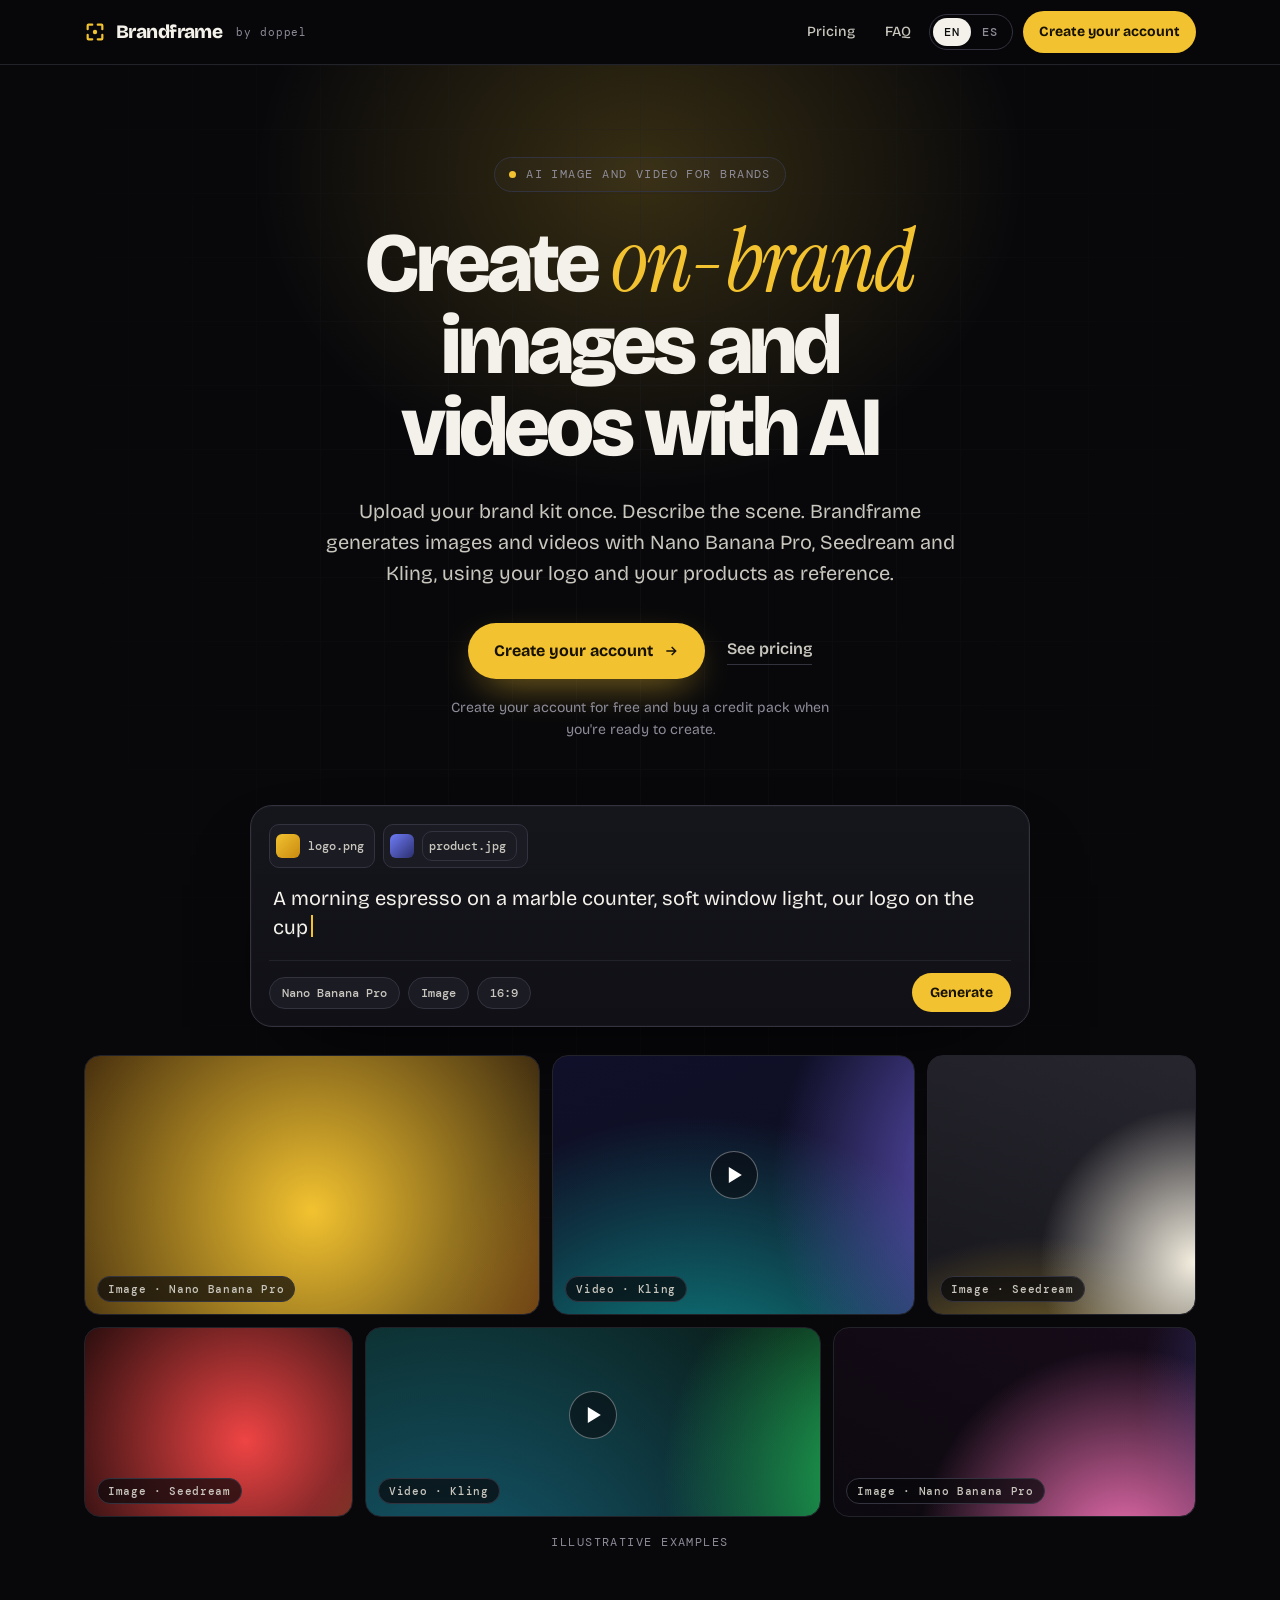
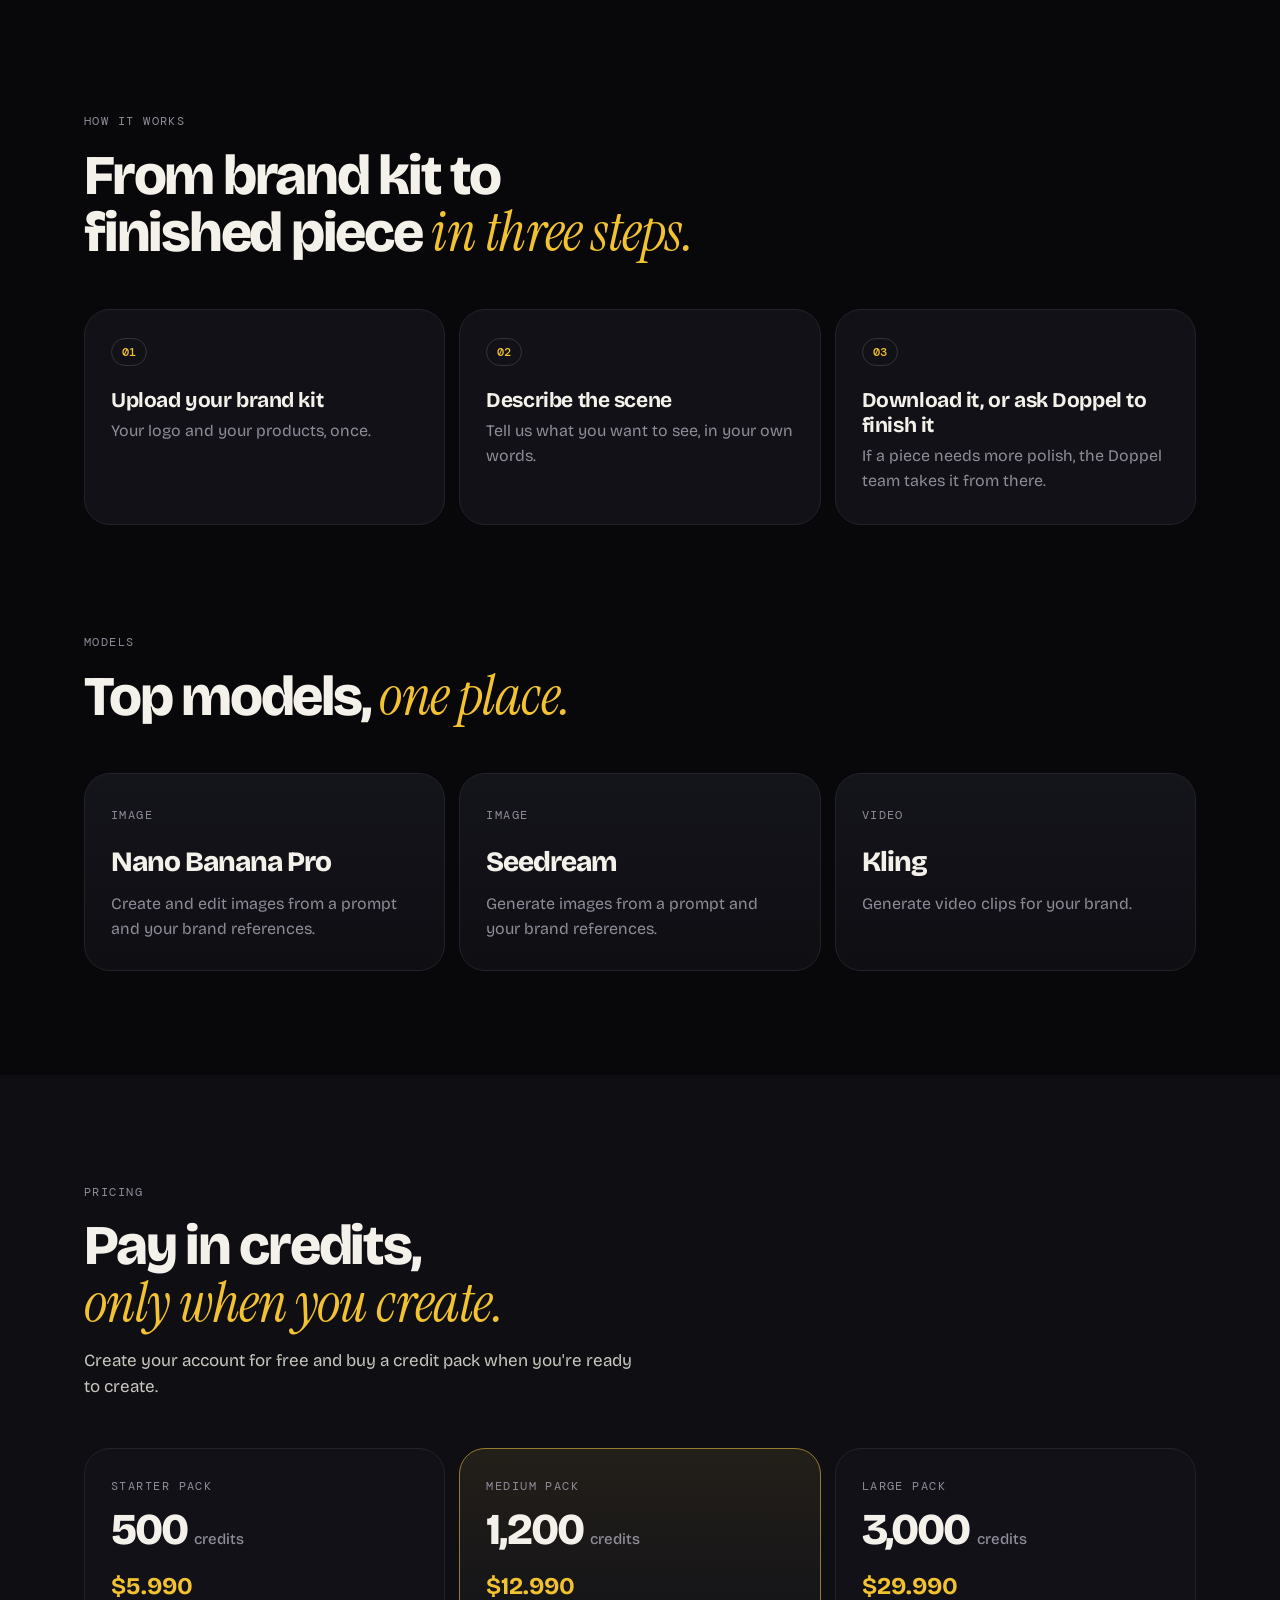
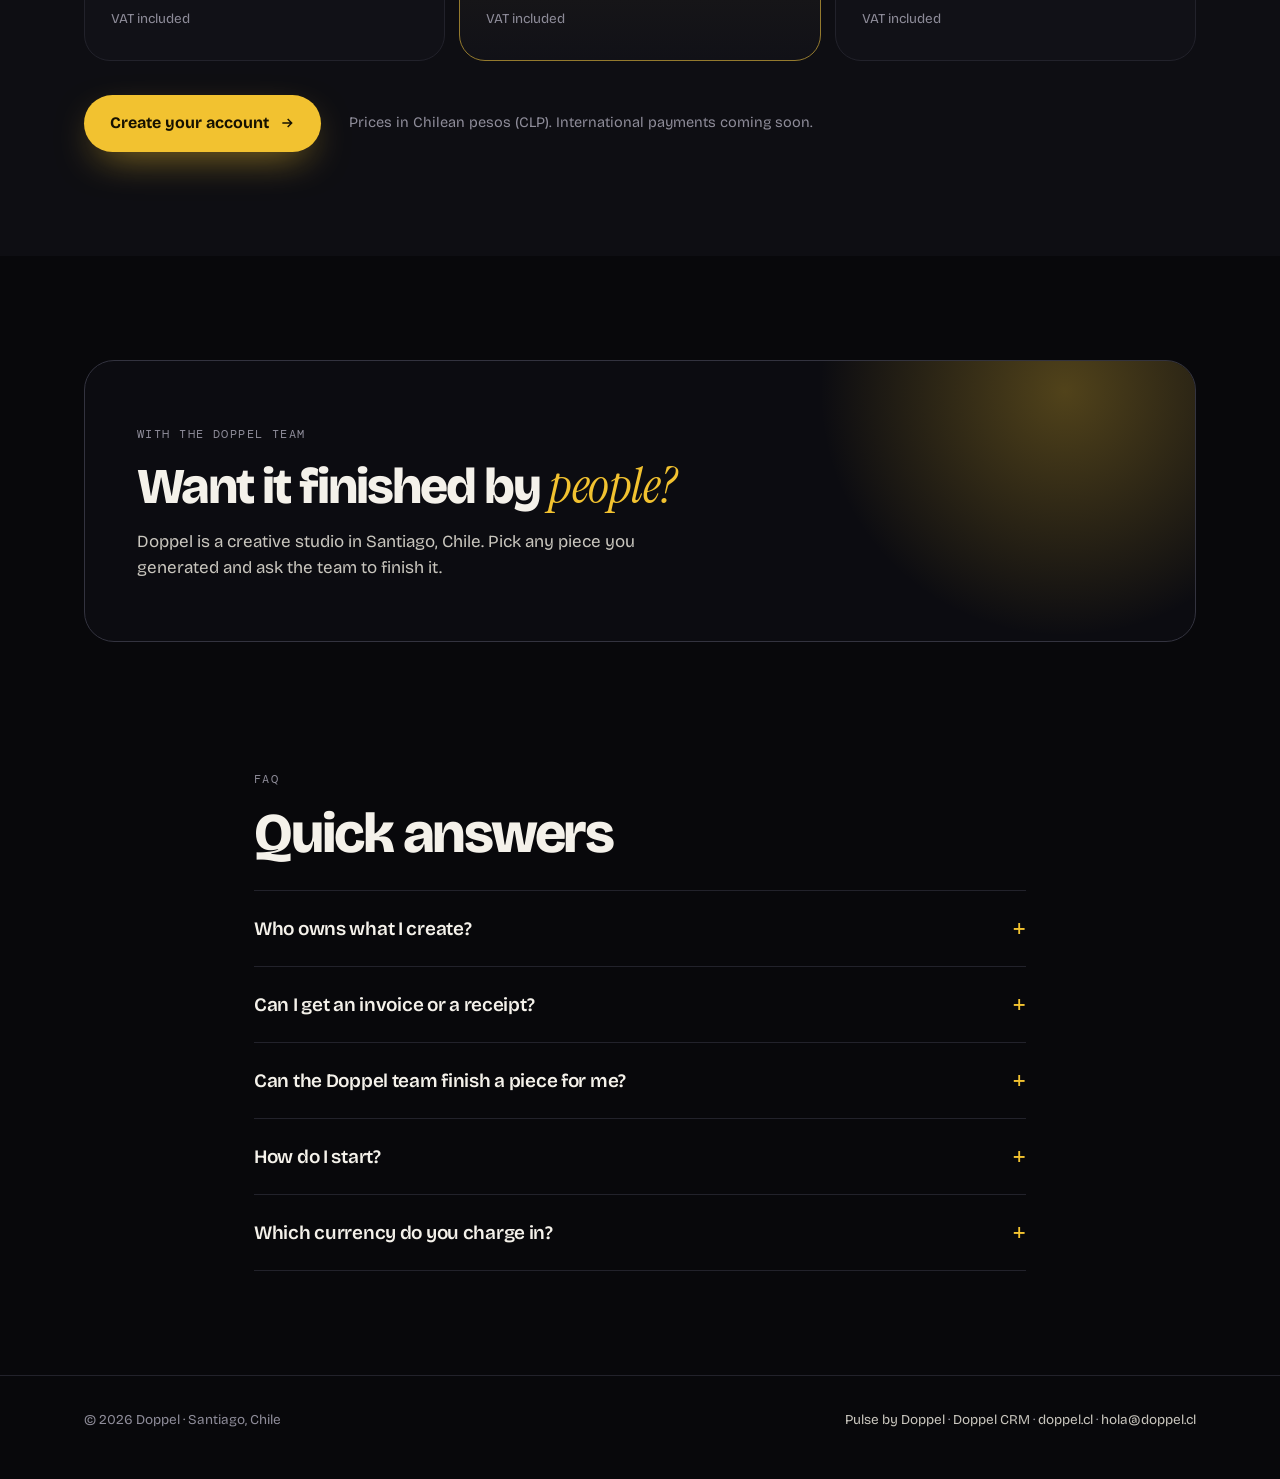
<file: brandframe/index.html>
<!doctype html>
<html lang="en">
<head>
<meta charset="utf-8">
<meta name="viewport" content="width=device-width, initial-scale=1">
<title>Brandframe — Create on-brand images and videos with AI</title>
<meta name="description" content="Brandframe by Doppel: upload your brand kit, describe the scene and generate on-brand images and videos with Nano Banana Pro, Seedream and Kling. Credit packs from CLP $5,990.">
<link rel="canonical" href="https://doppel.cl/brandframe/">
<meta name="robots" content="index,follow">
<meta property="og:type" content="website">
<meta property="og:url" content="https://doppel.cl/brandframe/">
<meta property="og:title" content="Brandframe — AI images and videos for your brand">
<meta property="og:description" content="Upload your brand kit, describe the scene and create on-brand images and videos with AI.">
<meta property="og:image" content="https://doppel.cl/assets/og-image.jpg">
<meta name="theme-color" content="#08080B">
<link rel="icon" href="/favicon.svg" type="image/svg+xml">
<link rel="preconnect" href="https://fonts.googleapis.com"><link rel="preconnect" href="https://fonts.gstatic.com" crossorigin>
<link href="https://fonts.googleapis.com/css2?family=Bricolage+Grotesque:opsz,wght@12..96,400;12..96,500;12..96,600;12..96,700;12..96,800&family=DM+Mono:wght@400;500&family=Instrument+Serif:ital@0;1&display=swap" rel="stylesheet">
<style>
:root{
  --bg:#08080B;--bg2:#0E0E13;--card:#111117;--line:#22222B;--line2:#33333F;
  --ink:#F4F1EA;--ink2:#C9C6BE;--mut:#8E8C99;--acc:#F2C230;--acc2:#FFD65C;
  --r-s:10px;--r-m:16px;--r-l:26px;
}
*{box-sizing:border-box}
html{scroll-behavior:smooth}
body{margin:0;background:var(--bg);color:var(--ink);font-family:'Bricolage Grotesque',system-ui,sans-serif;font-size:16px;line-height:1.55;-webkit-font-smoothing:antialiased;overflow-x:hidden}
a{color:var(--acc);text-underline-offset:3px}
a:focus-visible,button:focus-visible,summary:focus-visible{outline:2px solid var(--acc);outline-offset:3px;border-radius:6px}
.skip{position:absolute;left:-999px;top:8px;background:var(--acc);color:#111;padding:8px 12px;border-radius:8px;z-index:60}.skip:focus{left:12px}
.wrap{max-width:1160px;margin:0 auto;padding:0 24px}
.mono{font-family:'DM Mono',monospace;font-size:12px;letter-spacing:.12em;text-transform:uppercase;color:var(--mut)}
h1,h2,h3{text-wrap:balance;margin:0;font-weight:700}
em{font-family:'Instrument Serif',serif;font-style:italic;font-weight:400;letter-spacing:-.01em;color:var(--acc)}
p{text-wrap:pretty}

/* Nav */
.nav{position:sticky;top:0;z-index:40;background:color-mix(in srgb,var(--bg) 78%,transparent);backdrop-filter:blur(14px);border-bottom:1px solid var(--line)}
.nav .wrap{display:flex;align-items:center;justify-content:space-between;height:64px;gap:12px}
.brand{display:flex;align-items:center;gap:10px;text-decoration:none;color:var(--ink);font-weight:800;font-size:19px;letter-spacing:-.03em}
.brand svg{color:var(--acc)}
.brand small{font:400 11px 'DM Mono',monospace;letter-spacing:.08em;color:var(--mut);margin-left:4px;text-transform:lowercase;font-weight:400}
.nav-r{display:flex;align-items:center;gap:6px}
.nav-link{color:var(--ink2);text-decoration:none;font-weight:500;font-size:14px;padding:10px 12px;border-radius:999px}
.nav-link:hover{color:var(--ink)}
.lang{display:inline-flex;border:1px solid var(--line2);border-radius:999px;padding:3px;margin-right:4px}
.lang button{appearance:none;border:0;background:transparent;color:var(--mut);font:500 12px 'DM Mono',monospace;letter-spacing:.08em;padding:6px 11px;border-radius:999px;cursor:pointer}
.lang button[aria-pressed="true"]{background:var(--ink);color:#0b0b0e}
.nav-cta{display:inline-flex;align-items:center;text-decoration:none;color:#161100;background:var(--acc);font-weight:700;font-size:14px;padding:10px 16px;border-radius:999px;transition:background .2s,transform .2s;white-space:nowrap}
.nav-cta:hover{background:var(--acc2)}.nav-cta:active{transform:scale(.98)}

/* Hero */
.hero{position:relative;padding:92px 0 40px;text-align:center;isolation:isolate;overflow:hidden}
.hero::before{content:"";position:absolute;z-index:-1;left:50%;top:-340px;width:1100px;height:900px;transform:translateX(-50%);background:radial-gradient(closest-side,color-mix(in srgb,var(--acc) 20%,transparent),transparent 70%)}
.hero::after{content:"";position:absolute;z-index:-1;inset:0;background-image:linear-gradient(var(--line) 1px,transparent 1px),linear-gradient(90deg,var(--line) 1px,transparent 1px);background-size:64px 64px;opacity:.28;-webkit-mask-image:radial-gradient(ellipse at 50% 20%,#000,transparent 70%);mask-image:radial-gradient(ellipse at 50% 20%,#000,transparent 70%)}
.eyebrow{display:inline-flex;align-items:center;gap:10px;border:1px solid var(--line2);border-radius:999px;padding:7px 14px;margin-bottom:26px;background:rgba(255,255,255,.02)}
.eyebrow i{width:7px;height:7px;border-radius:50%;background:var(--acc);display:block}
.hero h1{font-size:clamp(40px,6.6vw,84px);line-height:.98;letter-spacing:-.045em;font-weight:800;max-width:15ch;margin:0 auto}
.hero h1 em{font-size:1.06em;letter-spacing:-.02em}
.lead{font-size:clamp(17px,1.8vw,20px);color:var(--ink2);max-width:640px;margin:26px auto 0}
.ctas{display:flex;flex-wrap:wrap;justify-content:center;align-items:center;gap:14px 22px;margin-top:34px}
.btn{display:inline-flex;align-items:center;gap:10px;background:var(--acc);color:#161100;font-weight:700;text-decoration:none;padding:16px 26px;border-radius:999px;transition:transform .2s,background .25s,box-shadow .25s;box-shadow:0 14px 40px -14px color-mix(in srgb,var(--acc) 70%,transparent)}
.btn:hover{background:var(--acc2);transform:translateY(-1px)}.btn:active{transform:translateY(1px) scale(.99)}
.btn svg{transition:transform .25s}.btn:hover svg{transform:translateX(3px)}
.tlink{color:var(--ink2);text-decoration:none;font-weight:600;border-bottom:1px solid var(--line2);padding-bottom:2px}.tlink:hover{color:var(--ink);border-color:var(--ink)}
.micro{color:var(--mut);font-size:14px;margin:18px auto 0;max-width:46ch}

/* Composer (ilustracion) */
.stage{margin-top:64px;position:relative}
.composer{max-width:780px;margin:0 auto;text-align:left;background:linear-gradient(180deg,#15151c,#101016);border:1px solid var(--line2);border-radius:22px;padding:18px 18px 14px;box-shadow:0 40px 90px -40px rgba(0,0,0,.9),0 0 0 1px rgba(255,255,255,.02) inset}
.att{display:flex;gap:8px;flex-wrap:wrap}
.att span{display:inline-flex;align-items:center;gap:8px;background:#1b1b24;border:1px solid var(--line2);border-radius:10px;padding:6px 10px 6px 6px;font:500 12px 'DM Mono',monospace;color:var(--ink2)}
.att i{width:24px;height:24px;border-radius:6px;display:block}
.att .a1{background:linear-gradient(135deg,var(--acc),#c98a10)}
.att .a2{background:linear-gradient(135deg,#6f7cf7,#2b2f6e)}
.prompt{font-size:clamp(16px,2vw,20px);line-height:1.45;padding:16px 4px 18px;color:var(--ink);min-height:68px}
.prompt::after{content:"";display:inline-block;width:2px;height:1.1em;background:var(--acc);margin-left:3px;vertical-align:-3px;animation:blink 1.1s steps(2) infinite}
@keyframes blink{50%{opacity:0}}
.cbar{display:flex;align-items:center;gap:8px;flex-wrap:wrap;border-top:1px solid var(--line);padding-top:12px}
.cbar .chipm{font:500 12px 'DM Mono',monospace;color:var(--ink2);background:#1b1b24;border:1px solid var(--line2);border-radius:999px;padding:7px 12px}
.cbar .gen{margin-left:auto;background:var(--acc);color:#161100;font-weight:700;font-size:14px;border-radius:999px;padding:9px 18px}
.gallery{display:grid;grid-template-columns:repeat(12,minmax(0,1fr));gap:12px;margin-top:28px}
.g{position:relative;margin:0;border-radius:var(--r-m);overflow:hidden;border:1px solid var(--line);min-height:190px;background-size:200% 200%;animation:drift 14s ease-in-out infinite alternate}
.g-tag{position:absolute;left:12px;bottom:12px;font:500 11px 'DM Mono',monospace;letter-spacing:.06em;background:rgba(8,8,11,.7);backdrop-filter:blur(6px);border:1px solid var(--line2);border-radius:999px;padding:5px 10px;color:var(--ink2)}
.g1{grid-column:span 5;min-height:260px;background-image:radial-gradient(circle at 25% 30%,#f2c230 0,transparent 42%),radial-gradient(circle at 80% 70%,#c2410c 0,transparent 50%),linear-gradient(135deg,#2a1608,#0d0b10)}
.g2{grid-column:span 4;background-image:radial-gradient(circle at 70% 25%,#7c6cf6 0,transparent 45%),radial-gradient(circle at 20% 80%,#0ea5a4 0,transparent 50%),linear-gradient(160deg,#10102a,#08080b)}
.g3{grid-column:span 3;background-image:radial-gradient(circle at 50% 40%,#f5efe0 0,transparent 38%),radial-gradient(circle at 20% 90%,#f2c230 0,transparent 45%),linear-gradient(200deg,#2b2a33,#0b0b10)}
.g4{grid-column:span 3;background-image:radial-gradient(circle at 30% 30%,#ef4444 0,transparent 45%),radial-gradient(circle at 80% 80%,#f2c230 0,transparent 45%),linear-gradient(120deg,#220b0b,#0b0b10)}
.g5{grid-column:span 5;background-image:radial-gradient(circle at 60% 40%,#22c55e 0,transparent 42%),radial-gradient(circle at 10% 80%,#155e75 0,transparent 52%),linear-gradient(150deg,#0a1f17,#08080b)}
.g6{grid-column:span 4;background-image:radial-gradient(circle at 40% 60%,#f472b6 0,transparent 42%),radial-gradient(circle at 90% 20%,#6366f1 0,transparent 48%),linear-gradient(210deg,#1c0d1f,#08080b)}
.g.vid::before{content:"";position:absolute;left:50%;top:46%;width:46px;height:46px;border-radius:50%;transform:translate(-50%,-50%);background:rgba(8,8,11,.55);border:1px solid rgba(255,255,255,.35)}
.g.vid::after{content:"";position:absolute;left:50%;top:46%;transform:translate(-40%,-50%);border-left:13px solid #fff;border-top:8px solid transparent;border-bottom:8px solid transparent}
@keyframes drift{from{background-position:0% 0%}to{background-position:100% 100%}}
.cap{text-align:center;margin-top:16px}

/* Secciones */
section{padding:104px 0}
.sec-head{max-width:720px;margin-bottom:48px}
.sec-head h2{font-size:clamp(32px,4.4vw,56px);line-height:1.02;letter-spacing:-.04em;font-weight:800;margin-top:14px}
.sec-head p{color:var(--ink2);font-size:17px;margin:16px 0 0;max-width:56ch}
.steps{list-style:none;margin:0;padding:0;display:grid;grid-template-columns:repeat(3,minmax(0,1fr));gap:14px;counter-reset:s}
.steps li{counter-increment:s;background:var(--card);border:1px solid var(--line);border-radius:var(--r-l);padding:28px 26px 30px}
.steps li::before{content:"0" counter(s);display:inline-block;font:500 12px 'DM Mono',monospace;color:var(--acc);border:1px solid var(--line2);border-radius:999px;padding:5px 10px;margin-bottom:22px}
.steps b{display:block;font-size:21px;letter-spacing:-.02em;margin-bottom:6px;line-height:1.2}
.steps li>span{color:var(--mut);font-size:16px}
.models{display:grid;grid-template-columns:repeat(3,minmax(0,1fr));gap:14px}
.mcard{background:linear-gradient(180deg,#14141b,#0e0e13);border:1px solid var(--line);border-radius:var(--r-l);padding:28px 26px}
.mcard h3{font-size:28px;letter-spacing:-.035em;margin:14px 0 8px;font-weight:800}
.mcard p{margin:0;color:var(--mut)}
.price{background:var(--bg2)}
.packs{display:grid;grid-template-columns:repeat(3,minmax(0,1fr));gap:14px}
.pack{background:var(--card);border:1px solid var(--line);border-radius:var(--r-l);padding:28px 26px 30px;display:flex;flex-direction:column;gap:2px}
.pack:nth-child(2){border-color:color-mix(in srgb,var(--acc) 55%,var(--line));background:linear-gradient(180deg,color-mix(in srgb,var(--acc) 8%,var(--card)),var(--card))}
.pack .mono{margin-bottom:10px}
.pack .cr{font-size:44px;font-weight:800;letter-spacing:-.05em;line-height:1}
.pack .cr small{font-size:15px;font-weight:500;color:var(--mut);letter-spacing:0;margin-left:8px}
.pack .pr{font-size:24px;font-weight:700;color:var(--acc);margin-top:14px}
.pack .ext{font-size:13.5px;color:var(--mut);margin-top:2px}
.price-foot{display:flex;flex-wrap:wrap;align-items:center;gap:16px 28px;margin-top:34px}
.price-foot p{margin:0;color:var(--mut);font-size:14.5px;max-width:58ch}
.price-foot p b{color:var(--ink2);font-weight:600}
.finish{position:relative;border-radius:30px;overflow:hidden;padding:60px 52px;border:1px solid var(--line2);background:#0c0c11;isolation:isolate}
.finish::before{content:"";position:absolute;z-index:-1;width:700px;height:700px;right:-220px;top:-320px;border-radius:50%;background:radial-gradient(closest-side,color-mix(in srgb,var(--acc) 30%,transparent),transparent 70%)}
.finish h2{font-size:clamp(30px,4vw,50px);line-height:1.04;letter-spacing:-.04em;font-weight:800;max-width:18ch}
.finish p{color:var(--ink2);font-size:17px;max-width:52ch;margin:16px 0 0}
.faq{max-width:820px}
details{border-top:1px solid var(--line);padding:0}
details:last-of-type{border-bottom:1px solid var(--line)}
summary{cursor:pointer;list-style:none;display:flex;justify-content:space-between;gap:20px;align-items:center;padding:22px 0;font-size:19px;font-weight:600;letter-spacing:-.015em}
summary::-webkit-details-marker{display:none}
summary::after{content:"+";font:400 24px 'DM Mono',monospace;color:var(--acc);transition:transform .25s}
details[open] summary::after{transform:rotate(45deg)}
details p{margin:0 0 24px;color:var(--ink2);max-width:60ch}
footer{border-top:1px solid var(--line);padding:34px 0 48px;color:var(--mut);font-size:13.5px}
footer .wrap{display:flex;flex-wrap:wrap;gap:12px 28px;justify-content:space-between}
footer a{color:var(--ink2);text-decoration:none}footer a:hover{color:var(--ink)}

.rv{opacity:0;transform:translateY(18px);transition:opacity .8s cubic-bezier(.2,.7,.2,1),transform .8s cubic-bezier(.2,.7,.2,1)}
.rv.in{opacity:1;transform:none}
@media (prefers-reduced-motion:reduce){.rv{opacity:1;transform:none;transition:none}.g{animation:none}.prompt::after{animation:none}html{scroll-behavior:auto}}

@media (max-width:980px){
  .steps,.models,.packs{grid-template-columns:1fr}
  section{padding:80px 0}
  .g1,.g2,.g3,.g4,.g5,.g6{grid-column:span 6}.g1{grid-column:span 12}
  .nav-link{display:none}
}
@media (max-width:620px){
  .wrap{padding:0 16px}
  .hero{padding:56px 0 24px}
  .nav .wrap{height:60px}
  .brand small{display:none}
  .nav-cta{padding:9px 12px;font-size:13px}
  .lang button{padding:6px 9px}
  .ctas .btn{flex:1 1 100%;justify-content:center}
  .stage{margin-top:44px}
  .composer{padding:14px 14px 12px}
  .cbar .gen{margin-left:0}
  .g{min-height:140px}
  .finish{padding:38px 22px;border-radius:24px}
  summary{font-size:17px}
}
@media (max-width:480px){.nav-cta{display:none}}
</style>
</head>
<body>
<a class="skip" href="#main"><span data-en="Skip to content" data-es="Saltar al contenido">Skip to content</span></a>

<nav class="nav" aria-label="Main">
  <div class="wrap">
    <a class="brand" href="/brandframe/" aria-label="Brandframe"><svg width="22" height="22" viewBox="0 0 24 24" fill="none" stroke="currentColor" stroke-width="2.4" stroke-linecap="round" aria-hidden="true"><path d="M4 9V5a1 1 0 0 1 1-1h4M15 4h4a1 1 0 0 1 1 1v4M20 15v4a1 1 0 0 1-1 1h-4M9 20H5a1 1 0 0 1-1-1v-4"/><circle cx="12" cy="12" r="2.4" fill="currentColor" stroke="none"/></svg>Brandframe<small>by Doppel</small></a>
    <div class="nav-r">
      <a class="nav-link" href="#pricing"><span data-en="Pricing" data-es="Precios">Pricing</span></a>
      <a class="nav-link" href="#faq">FAQ</a>
      <div class="lang" role="group" aria-label="Language / Idioma"><button type="button" data-lang="en" aria-pressed="true">EN</button><button type="button" data-lang="es" aria-pressed="false">ES</button></div>
      <a class="nav-cta" href="https://clientes.doppel.cl/ia"><span data-en="Create your account" data-es="Crea tu cuenta">Create your account</span></a>
    </div>
  </div>
</nav>

<main id="main">
  <header class="hero">
    <div class="wrap">
      <div class="rv">
        <span class="eyebrow mono"><i aria-hidden="true"></i><span data-en="AI image and video for brands" data-es="IA de imagen y video para marcas">AI image and video for brands</span></span>
        <h1 data-en="Create <em>on-brand</em> images and videos with AI" data-es="Crea imágenes y videos con IA <em>para tu marca</em>">Create <em>on-brand</em> images and videos with AI</h1>
        <p class="lead"><span data-en="Upload your brand kit once. Describe the scene. Brandframe generates images and videos with Nano Banana Pro, Seedream and Kling, using your logo and your products as reference." data-es="Sube tu kit de marca una sola vez. Describe la escena. Brandframe genera imágenes y videos con Nano Banana Pro, Seedream y Kling, tomando tu logo y tus productos como referencia.">Upload your brand kit once. Describe the scene. Brandframe generates images and videos with Nano Banana Pro, Seedream and Kling, using your logo and your products as reference.</span></p>
        <div class="ctas">
          <a class="btn" href="https://clientes.doppel.cl/ia"><span data-en="Create your account" data-es="Crea tu cuenta">Create your account</span><svg width="16" height="16" viewBox="0 0 24 24" fill="none" stroke="currentColor" stroke-width="2.2" aria-hidden="true"><path d="M5 12h14M13 6l6 6-6 6"/></svg></a>
          <a class="tlink" href="#pricing"><span data-en="See pricing" data-es="Ver precios">See pricing</span></a>
        </div>
        <p class="micro"><span data-en="Create your account for free and buy a credit pack when you're ready to create." data-es="Crear tu cuenta es gratis; compras un pack de créditos cuando quieras crear.">Create your account for free and buy a credit pack when you're ready to create.</span></p>
      </div>
      <div class="stage rv" style="transition-delay:.1s">
        <div class="composer" aria-hidden="true">
          <div class="att"><span><i class="a1"></i>logo.png</span><span><i class="a2"></i><span data-en="product.jpg" data-es="producto.jpg">product.jpg</span></span></div>
          <div class="prompt"><span data-en="A morning espresso on a marble counter, soft window light, our logo on the cup" data-es="Un espresso de mañana sobre un mesón de mármol, luz suave de ventana, nuestro logo en la taza">A morning espresso on a marble counter, soft window light, our logo on the cup</span></div>
          <div class="cbar"><span class="chipm">Nano Banana Pro</span><span class="chipm"><span data-en="Image" data-es="Imagen">Image</span></span><span class="chipm">16:9</span><span class="gen"><span data-en="Generate" data-es="Generar">Generate</span></span></div>
        </div>
        <div class="gallery" aria-hidden="true">
          <figure class="g g1" aria-hidden="true"><span class="g-tag"><span data-en="Image" data-es="Imagen">Image</span> · Nano Banana Pro</span></figure>
          <figure class="g g2 vid" aria-hidden="true"><span class="g-tag"><span data-en="Video" data-es="Video">Video</span> · Kling</span></figure>
          <figure class="g g3" aria-hidden="true"><span class="g-tag"><span data-en="Image" data-es="Imagen">Image</span> · Seedream</span></figure>
          <figure class="g g4" aria-hidden="true"><span class="g-tag"><span data-en="Image" data-es="Imagen">Image</span> · Seedream</span></figure>
          <figure class="g g5 vid" aria-hidden="true"><span class="g-tag"><span data-en="Video" data-es="Video">Video</span> · Kling</span></figure>
          <figure class="g g6" aria-hidden="true"><span class="g-tag"><span data-en="Image" data-es="Imagen">Image</span> · Nano Banana Pro</span></figure>
        </div>
        <p class="mono cap"><span data-en="Illustrative examples" data-es="Ejemplos ilustrativos">Illustrative examples</span></p>
      </div>
    </div>
  </header>

  <section id="how">
    <div class="wrap">
      <div class="sec-head rv">
        <span class="mono"><span data-en="How it works" data-es="Cómo funciona">How it works</span></span>
        <h2><span data-en="From brand kit to finished piece <em>in three steps.</em>" data-es="Del kit de marca a la pieza lista <em>en tres pasos.</em>">From brand kit to finished piece <em>in three steps.</em></span></h2>
      </div>
      <ol class="steps rv">
        <li><b><span data-en="Upload your brand kit" data-es="Sube tu kit de marca">Upload your brand kit</span></b><span data-en="Your logo and your products, once." data-es="Tu logo y tus productos, una sola vez.">Your logo and your products, once.</span></li>
        <li><b><span data-en="Describe the scene" data-es="Describe la escena">Describe the scene</span></b><span data-en="Tell us what you want to see, in your own words." data-es="Cuéntanos qué quieres ver, en tus palabras.">Tell us what you want to see, in your own words.</span></li>
        <li><b><span data-en="Download it, or ask Doppel to finish it" data-es="Descárgalo o pide al equipo de Doppel que lo termine">Download it, or ask Doppel to finish it</span></b><span data-en="If a piece needs more polish, the Doppel team takes it from there." data-es="Si necesita más pulido, lo resuelve el equipo de Doppel.">If a piece needs more polish, the Doppel team takes it from there.</span></li>
      </ol>
    </div>
  </section>

  <section id="models" style="padding-top:0">
    <div class="wrap">
      <div class="sec-head rv">
        <span class="mono"><span data-en="Models" data-es="Modelos">Models</span></span>
        <h2><span data-en="Top models, <em>one place.</em>" data-es="Modelos de primer nivel, <em>un solo lugar.</em>">Top models, <em>one place.</em></span></h2>
      </div>
      <div class="models">
        <article class="mcard rv"><span class="mono"><span data-en="Image" data-es="Imagen">Image</span></span><h3>Nano Banana Pro</h3><p><span data-en="Create and edit images from a prompt and your brand references." data-es="Crea y edita imágenes a partir de una descripción y tus referencias de marca.">Create and edit images from a prompt and your brand references.</span></p></article>
        <article class="mcard rv"><span class="mono"><span data-en="Image" data-es="Imagen">Image</span></span><h3>Seedream</h3><p><span data-en="Generate images from a prompt and your brand references." data-es="Genera imágenes a partir de una descripción y tus referencias de marca.">Generate images from a prompt and your brand references.</span></p></article>
        <article class="mcard rv"><span class="mono"><span data-en="Video" data-es="Video">Video</span></span><h3>Kling</h3><p><span data-en="Generate video clips for your brand." data-es="Genera clips de video para tu marca.">Generate video clips for your brand.</span></p></article>
      </div>
    </div>
  </section>

  <section class="price" id="pricing">
    <div class="wrap">
      <div class="sec-head rv">
        <span class="mono"><span data-en="Pricing" data-es="Precios">Pricing</span></span>
        <h2><span data-en="Pay in credits, <em>only when you create.</em>" data-es="Paga en créditos, <em>solo cuando creas.</em>">Pay in credits, <em>only when you create.</em></span></h2>
        <p><span data-en="Create your account for free and buy a credit pack when you're ready to create." data-es="Crear tu cuenta es gratis; compras un pack de créditos cuando quieras crear.">Create your account for free and buy a credit pack when you're ready to create.</span></p>
      </div>
      <div class="packs" role="list" aria-label="Credit packs">
        <div class="pack rv" role="listitem"><span class="mono"><span data-en="Starter pack" data-es="Pack inicial">Starter pack</span></span><div class="cr"><span data-en="500" data-es="500">500</span><small><span data-en="credits" data-es="créditos">credits</span></small></div><div class="pr">$5.990</div><div class="ext"><span data-en="VAT included" data-es="IVA incluido">VAT included</span></div></div>
        <div class="pack rv" role="listitem"><span class="mono"><span data-en="Medium pack" data-es="Pack medio">Medium pack</span></span><div class="cr"><span data-en="1,200" data-es="1.200">1,200</span><small><span data-en="credits" data-es="créditos">credits</span></small></div><div class="pr">$12.990</div><div class="ext"><span data-en="VAT included" data-es="IVA incluido">VAT included</span></div></div>
        <div class="pack rv" role="listitem"><span class="mono"><span data-en="Large pack" data-es="Pack grande">Large pack</span></span><div class="cr"><span data-en="3,000" data-es="3.000">3,000</span><small><span data-en="credits" data-es="créditos">credits</span></small></div><div class="pr">$29.990</div><div class="ext"><span data-en="VAT included" data-es="IVA incluido">VAT included</span></div></div>
      </div>
      <div class="price-foot rv">
        <a class="btn" href="https://clientes.doppel.cl/ia"><span data-en="Create your account" data-es="Crea tu cuenta">Create your account</span><svg width="16" height="16" viewBox="0 0 24 24" fill="none" stroke="currentColor" stroke-width="2.2" aria-hidden="true"><path d="M5 12h14M13 6l6 6-6 6"/></svg></a>
        <p><span data-en="Prices in Chilean pesos (CLP). International payments coming soon." data-es="Precios en pesos chilenos (CLP), IVA incluido.">Prices in Chilean pesos (CLP). International payments coming soon.</span></p>
      </div>
    </div>
  </section>

  <section id="finish">
    <div class="wrap">
      <div class="finish rv">
        <span class="mono"><span data-en="With the Doppel team" data-es="Con el equipo de Doppel">With the Doppel team</span></span>
        <h2 style="margin-top:14px" data-en="Want it finished by <em>people?</em>" data-es="¿Lo quieres terminado <em>por personas?</em>">Want it finished by <em>people?</em></h2>
        <p><span data-en="Doppel is a creative studio in Santiago, Chile. Pick any piece you generated and ask the team to finish it." data-es="Doppel es un estudio creativo en Santiago de Chile. Elige cualquier pieza que generaste y pide al equipo que la termine.">Doppel is a creative studio in Santiago, Chile. Pick any piece you generated and ask the team to finish it.</span></p>
      </div>
    </div>
  </section>

  <section id="faq" style="padding-top:20px">
    <div class="wrap faq">
      <div class="sec-head rv" style="margin-bottom:28px">
        <span class="mono">FAQ</span>
        <h2><span data-en="Quick answers" data-es="Respuestas rápidas">Quick answers</span></h2>
      </div>
      <details class="rv"><summary><span data-en="Who owns what I create?" data-es="¿De quién son las creaciones?">Who owns what I create?</span></summary><p><span data-en="You do. What you create with Brandframe is yours." data-es="Tuyas. Lo que creas con Brandframe es tuyo.">You do. What you create with Brandframe is yours.</span></p></details>
      <details class="rv"><summary><span data-en="Can I get an invoice or a receipt?" data-es="¿Puedo recibir factura o boleta?">Can I get an invoice or a receipt?</span></summary><p><span data-en="Write to us at hola@doppel.cl and we will take care of it." data-es="Escríbenos a hola@doppel.cl y lo resolvemos.">Write to us at hola@doppel.cl and we will take care of it.</span></p></details>
      <details class="rv"><summary><span data-en="Can the Doppel team finish a piece for me?" data-es="¿El equipo de Doppel puede terminar una pieza por mí?">Can the Doppel team finish a piece for me?</span></summary><p><span data-en="Yes. From any generation you can ask the Doppel team to finish it." data-es="Sí. Desde cualquier generación puedes pedir al equipo de Doppel que la termine.">Yes. From any generation you can ask the Doppel team to finish it.</span></p></details>
      <details class="rv"><summary><span data-en="How do I start?" data-es="¿Cómo empiezo?">How do I start?</span></summary><p><span data-en="Create your account for free and buy a credit pack when you're ready to create." data-es="Crear tu cuenta es gratis; compras un pack de créditos cuando quieras crear.">Create your account for free and buy a credit pack when you're ready to create.</span></p></details>
      <details class="rv"><summary><span data-en="Which currency do you charge in?" data-es="¿En qué moneda se cobra?">Which currency do you charge in?</span></summary><p><span data-en="Chilean pesos (CLP). International payments are coming soon." data-es="En pesos chilenos (CLP). Los pagos internacionales llegan pronto.">Chilean pesos (CLP). International payments are coming soon.</span></p></details>
    </div>
  </section>
</main>

<footer>
  <div class="wrap">
    <span>© 2026 Doppel · Santiago, Chile</span>
    <span><a href="/pulse/">Pulse by Doppel</a> · <a href="/crm/">Doppel CRM</a> · <a href="https://doppel.cl/">doppel.cl</a> · <a href="mailto:hola@doppel.cl">hola@doppel.cl</a></span>
  </div>
</footer>

<script>
(function(){
  var META={
    en:{title:'Brandframe — Create on-brand images and videos with AI',desc:'Brandframe by Doppel: upload your brand kit, describe the scene and generate on-brand images and videos with Nano Banana Pro, Seedream and Kling. Credit packs from CLP $5,990.'},
    es:{title:'Brandframe — Crea imágenes y videos con IA para tu marca',desc:'Brandframe by Doppel: sube tu kit de marca, describe la escena y genera imágenes y videos con tu marca usando Nano Banana Pro, Seedream y Kling. Packs de créditos desde $5.990 CLP.'}
  };
  function pick(){
    var q=null;try{q=new URLSearchParams(location.search).get('lang')}catch(e){}
    if(q==='es'||q==='en')return q;
    var s=null;try{s=localStorage.getItem('bf-lang')}catch(e){}
    if(s==='es'||s==='en')return s;
    var n=(navigator.language||'en').toLowerCase();
    return n.indexOf('es')===0?'es':'en';
  }
  function apply(l,save){
    document.documentElement.lang=l;
    document.querySelectorAll('[data-'+l+']').forEach(function(el){el.innerHTML=el.getAttribute('data-'+l)});
    document.title=META[l].title;
    var d=document.querySelector('meta[name="description"]');if(d)d.setAttribute('content',META[l].desc);
    document.querySelectorAll('.lang button').forEach(function(b){b.setAttribute('aria-pressed',String(b.getAttribute('data-lang')===l))});
    if(save){try{localStorage.setItem('bf-lang',l)}catch(e){}}
  }
  document.querySelectorAll('.lang button').forEach(function(b){b.addEventListener('click',function(){apply(b.getAttribute('data-lang'),true)})});
  apply(pick(),false);

  var els=document.querySelectorAll('.rv');
  if(!('IntersectionObserver' in window)){els.forEach(function(e){e.classList.add('in')});return;}
  var io=new IntersectionObserver(function(es){es.forEach(function(e){if(e.isIntersecting){e.target.classList.add('in');io.unobserve(e.target)}})},{rootMargin:'0px 0px -8% 0px'});
  els.forEach(function(e){io.observe(e)});
})();
</script>
</body>
</html>
</file>
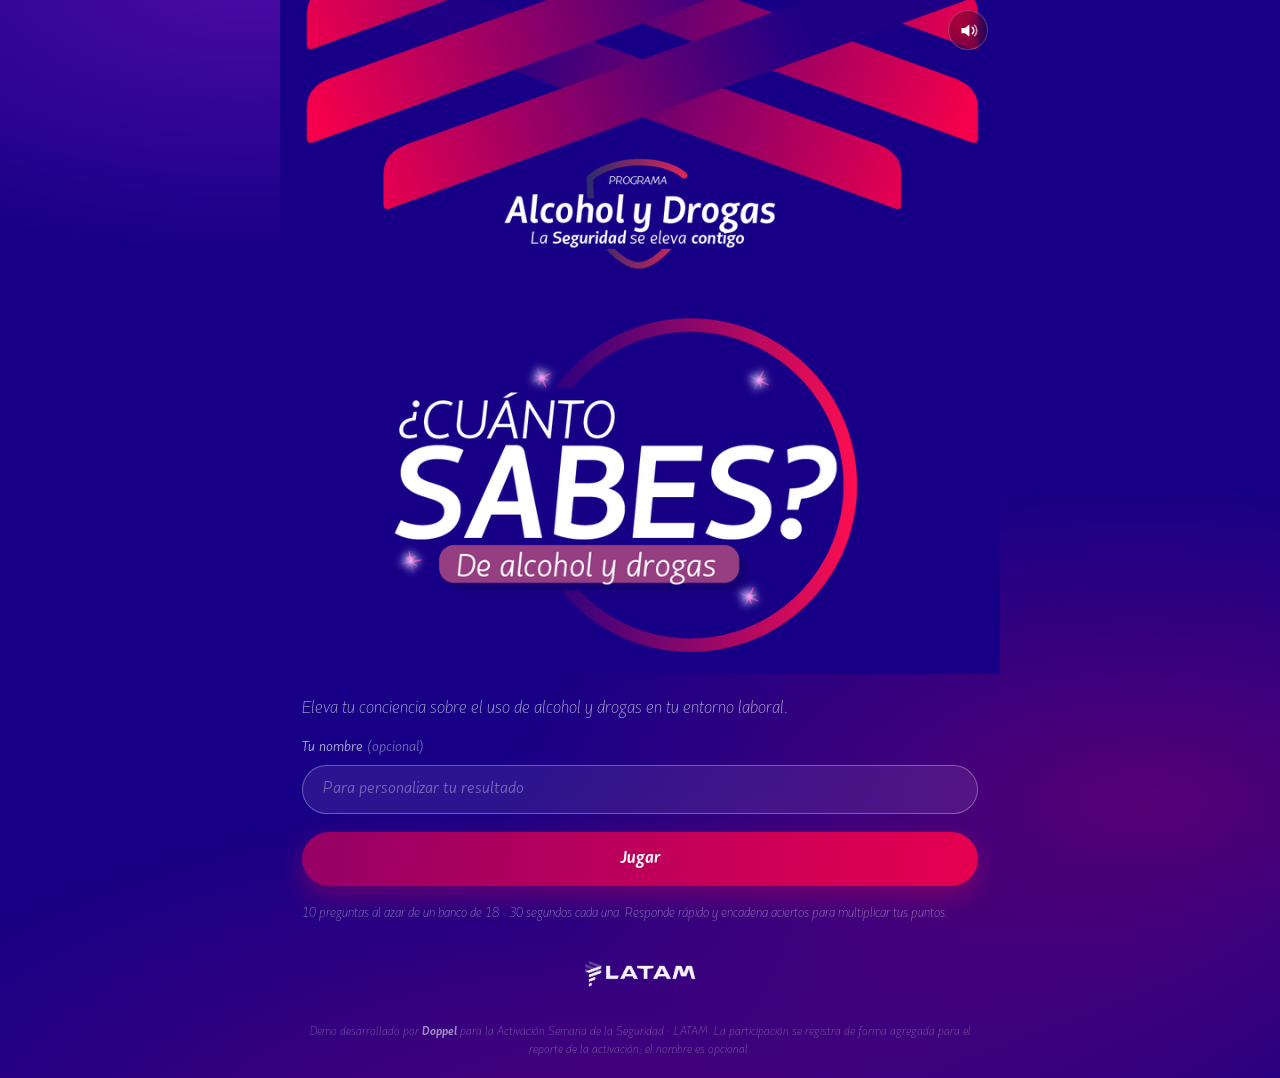
<file: latam-seguridad/index.html>
<!DOCTYPE html>
<html lang="es">
<head>
<meta charset="utf-8">
<meta name="viewport" content="width=device-width, initial-scale=1, viewport-fit=cover">
<title>¿Cuánto sabes? · Alcohol y Drogas · LATAM</title>
<meta name="description" content="Trivia online del Programa Alcohol y Drogas — Semana de la Seguridad. Demo Doppel.">
<meta name="theme-color" content="#180086">
<meta name="robots" content="noindex">
<link rel="icon" href="assets/latam.png?v=20260920e">
<link rel="stylesheet" href="style.css?v=20260920e">
</head>
<body>

<button class="sonido" id="sonido" aria-pressed="false" title="Sonido">
  <svg viewBox="0 0 24 24" aria-hidden="true">
    <path class="bocina" d="M4 9v6h4l5 4V5L8 9H4z"/>
    <path class="onda onda-1" d="M16.5 8.5a5 5 0 0 1 0 7"/>
    <path class="onda onda-2" d="M19 6a8.5 8.5 0 0 1 0 12"/>
    <path class="tachado" d="M4 20L20 4"/>
  </svg>
  <span class="sr" id="sonido-texto">Activar sonido</span>
</button>

<main class="fone" id="app">

  <!-- ───────── Portada ───────── -->
  <section class="pantalla activa" id="p-inicio">
    <img class="hero" src="assets/hero.png?v=20260920e" alt="¿Cuánto sabes? De alcohol y drogas — Programa Alcohol y Drogas, LATAM">
    <div class="cuerpo">
      <p class="bajada">Eleva tu conciencia sobre el uso de alcohol y drogas en tu entorno laboral.</p>
      <form id="form-inicio" autocomplete="off">
        <label class="campo">
          <span>Tu nombre <em>(opcional)</em></span>
          <input type="text" id="nombre" maxlength="40" placeholder="Para personalizar tu resultado">
        </label>
        <button class="boton" type="submit">Jugar</button>
      </form>
      <p class="mini" id="mini-inicio"></p>
    </div>
    <img class="latam" src="assets/latam.png?v=20260920e" alt="LATAM">
    <span class="punto" id="punto-badge" hidden></span>
  </section>

  <!-- ───────── Juego ───────── -->
  <section class="pantalla" id="p-juego">

    <header class="hud">
      <img class="hud-marca" src="assets/marca.png?v=20260920e" alt="Programa Alcohol y Drogas">
      <div class="hud-fin">
        <span class="racha" id="racha" hidden><b id="racha-x">×2</b></span>
        <span class="marcador" id="marcador">0</span>
        <div class="crono" id="crono">
          <svg viewBox="0 0 40 40" aria-hidden="true">
            <circle class="crono-pista" cx="20" cy="20" r="17"></circle>
            <circle class="crono-arco" id="crono-arco" cx="20" cy="20" r="17"></circle>
          </svg>
          <span id="crono-num">30</span>
        </div>
      </div>
      <div class="hud-progreso"><i id="progreso-fill"></i></div>
    </header>

    <div class="arena" id="arena">
      <p class="indice" id="contador">Pregunta 1 de 10</p>
      <h1 class="pregunta" id="pregunta">—</h1>
      <ul class="opciones" id="opciones"></ul>
    </div>

    <div class="sheet" id="sheet" hidden>
      <div class="sheet-tope">
        <span class="veredicto" id="veredicto"></span>
        <span class="ganados" id="ganados"></span>
      </div>
      <p class="correcta-txt" id="correcta-txt"></p>
      <p class="explica-txt" id="explica-txt"></p>
      <button class="boton" id="siguiente">Siguiente</button>
    </div>

    <div class="volador" id="volador" aria-hidden="true"></div>
  </section>

  <!-- ───────── Resultado ───────── -->
  <section class="pantalla" id="p-fin">
    <div class="cuerpo centro">
      <div class="medalla">
        <svg viewBox="0 0 120 120" aria-hidden="true">
          <defs>
            <linearGradient id="gradArco" x1="0" y1="0" x2="1" y2="1">
              <stop offset="0%" stop-color="#950065"/>
              <stop offset="100%" stop-color="#E6004F"/>
            </linearGradient>
          </defs>
          <circle class="pista" cx="60" cy="60" r="52"></circle>
          <circle class="arco" id="arco" cx="60" cy="60" r="52"></circle>
        </svg>
        <div class="medalla-txt"><strong id="fin-aciertos">0</strong><span id="fin-total">/10</span></div>
      </div>
      <h1 class="titulo-fin" id="fin-titulo">—</h1>
      <p class="puntaje-fin" id="fin-puntos">0</p>
      <p class="bajada" id="fin-mensaje"></p>
      <p class="repaso-titulo" id="repaso-titulo" hidden>Para repasar</p>
      <ul class="repaso" id="repaso"></ul>
      <button class="boton" id="reiniciar">Jugar de nuevo</button>
    </div>
    <img class="latam" src="assets/latam.png?v=20260920e" alt="LATAM">
  </section>

</main>

<footer class="pie">
  <span>Demo desarrollado por <strong>Doppel</strong> para la Activación Semana de la Seguridad · LATAM. La participación se registra de forma agregada para el reporte de la activación; el nombre es opcional.</span>
</footer>

<script src="preguntas.js?v=20260920e"></script>
<script src="app.js?v=20260920e"></script>
</body>
</html>
</file>
<file: latam-seguridad/style.css>
/* ───────── LATAM · Alcohol y Drogas · Trivia ─────────
   El arte de la activación manda en la portada; en el juego la pantalla se
   ocupa entera con la pregunta. Los textos son los del cliente, literales:
   la legibilidad se resuelve con peso tipográfico, contraste y un tamaño que
   se ajusta solo al largo de cada pregunta (ver ajustarTexto en app.js).   */

@font-face{
  font-family:"Latam Sans";
  src:url("fonts/Latam_Sans_Light_Italic.otf") format("opentype");
  font-weight:300; font-style:normal; font-display:swap;
}
@font-face{
  font-family:"Latam Sans";
  src:url("fonts/Latam_Sans_Regular_Italic.otf") format("opentype");
  font-weight:400; font-style:normal; font-display:swap;
}
@font-face{
  font-family:"Latam Sans";
  src:url("fonts/Latam_Sans_Bold_Italic.otf") format("opentype");
  font-weight:700; font-style:normal; font-display:swap;
}

:root{
  --azul:#180086;
  --azul-alto:#2a0aa8;
  --rojo:#E6004F;
  --morado:#950065;
  --ambar:#FFB021;
  --verde:#25D07A;
  --blanco:#ffffff;
  --tenue:rgba(255,255,255,.66);
  --linea:rgba(255,255,255,.3);
  --ancho:540px;
  --hud:60px;
}

*{box-sizing:border-box;margin:0;padding:0}
[hidden]{display:none !important}
html{-webkit-text-size-adjust:100%; height:100%}
body{
  font-family:"Latam Sans",system-ui,-apple-system,"Segoe UI",sans-serif;
  font-weight:400;
  color:var(--blanco);
  background:var(--azul);
  min-height:100dvh;
  display:flex; flex-direction:column; align-items:center;
  overflow-x:hidden;
  -webkit-tap-highlight-color:transparent;
}
.sr{position:absolute;width:1px;height:1px;overflow:hidden;clip:rect(0 0 0 0)}

/* Fondo vivo: el degradado respira en vez de quedarse congelado. */
body::before{
  content:""; position:fixed; inset:-20%; z-index:-1;
  background:
    radial-gradient(45% 32% at 28% 12%, rgba(120,20,190,.55) 0%, rgba(24,0,134,0) 70%),
    radial-gradient(50% 35% at 78% 78%, rgba(149,0,101,.5) 0%, rgba(24,0,134,0) 72%),
    radial-gradient(70% 45% at 50% 108%, rgba(230,0,79,.28) 0%, rgba(24,0,134,0) 70%),
    var(--azul);
  animation:respira 26s ease-in-out infinite alternate;
}
@keyframes respira{
  from{transform:translate3d(-2%,-1%,0) scale(1)}
  to{transform:translate3d(2%,2%,0) scale(1.08)}
}

/* ───────── Estructura ───────── */
.fone{width:100%; max-width:var(--ancho); flex:1 0 auto; display:flex; flex-direction:column}
.pantalla{display:none; flex:1 0 auto; flex-direction:column; min-height:100dvh}
.pantalla.activa{display:flex; animation:entra .4s ease both}
@keyframes entra{from{opacity:0;transform:translateY(12px)}to{opacity:1;transform:none}}

.hero{width:100%; display:block}
.latam{width:118px; margin:26px auto 18px; display:block; opacity:.95}

.cuerpo{flex:1 0 auto; padding:22px 22px 8px; display:flex; flex-direction:column; gap:18px}
.cuerpo.centro{align-items:center; text-align:center; justify-content:center; gap:14px; padding-top:34px}

/* ───────── Botón de sonido ───────── */
.sonido{
  position:fixed; top:calc(10px + env(safe-area-inset-top)); z-index:40;
  right:calc(50% - min(50vw, calc(var(--ancho) / 2)) + 12px);
  width:40px; height:40px; border-radius:50%;
  background:rgba(0,0,0,.28); border:1px solid rgba(255,255,255,.22);
  backdrop-filter:blur(8px); cursor:pointer;
  display:grid; place-items:center;
  transition:background .2s, transform .15s;
}
.sonido:hover{background:rgba(0,0,0,.42)}
.sonido:active{transform:scale(.94)}
.sonido svg{width:21px; height:21px; fill:none; stroke:#fff; stroke-width:1.9; stroke-linecap:round; stroke-linejoin:round}
.sonido .bocina{fill:#fff; stroke:none}
.sonido .onda{opacity:0; transition:opacity .2s}
.sonido .tachado{opacity:.9; transition:opacity .2s}
.sonido[aria-pressed="true"] .onda{opacity:1}
.sonido[aria-pressed="true"] .onda-2{opacity:.6}
.sonido[aria-pressed="true"] .tachado{opacity:0}

/* ───────── Portada ───────── */
.bajada{font-size:1.06rem; line-height:1.5; color:var(--tenue); font-weight:300}
.mini{font-size:.82rem; line-height:1.45; color:rgba(255,255,255,.45); font-weight:300}
.campo{display:flex; flex-direction:column; gap:8px; font-size:.88rem; color:var(--tenue)}
.campo em{font-style:normal; opacity:.6}
.campo input{
  font:inherit; font-size:1rem; color:var(--blanco);
  background:rgba(255,255,255,.08);
  border:1.5px solid var(--linea); border-radius:999px;
  padding:14px 20px; transition:border-color .2s, background .2s;
}
.campo input::placeholder{color:rgba(255,255,255,.35)}
.campo input:focus{outline:none; border-color:var(--rojo); background:rgba(255,255,255,.14)}
#form-inicio{display:flex; flex-direction:column; gap:18px}

.punto{
  display:block; width:fit-content; margin:0 auto 16px;
  font-size:.68rem; letter-spacing:.08em; text-transform:uppercase;
  color:rgba(255,255,255,.55);
  border:1px solid rgba(255,255,255,.22); border-radius:999px; padding:4px 12px;
}

/* ───────── Botón ───────── */
.boton{
  font:inherit; font-weight:700; font-size:1.05rem; color:var(--blanco);
  background:linear-gradient(100deg,var(--morado) 0%,var(--rojo) 100%);
  border:0; border-radius:999px; padding:17px 28px; cursor:pointer;
  box-shadow:0 10px 26px rgba(230,0,79,.34);
  transition:transform .15s, box-shadow .15s;
}
.boton:hover{transform:translateY(-2px); box-shadow:0 14px 32px rgba(230,0,79,.45)}
.boton:active{transform:translateY(0) scale(.99)}
.boton:focus-visible{outline:3px solid var(--blanco); outline-offset:3px}

/* ═════════ JUEGO ═════════ */
#p-juego{height:100dvh; min-height:0; overflow:hidden; position:relative}

/* ── HUD ── */
.hud{
  position:relative; flex:0 0 auto;
  height:calc(var(--hud) + env(safe-area-inset-top));
  padding:env(safe-area-inset-top) 62px 0 18px;
  display:flex; align-items:center; justify-content:space-between; gap:12px;
}
.hud-marca{height:26px; width:auto; opacity:.95}
.hud-fin{display:flex; align-items:center; gap:12px}

.marcador{
  font-weight:700; font-size:1.25rem; font-variant-numeric:tabular-nums;
  min-width:44px; text-align:right; transition:transform .18s;
}
.marcador.salta{transform:scale(1.22)}

.racha{
  display:flex; align-items:center; gap:4px;
  background:linear-gradient(100deg,#FF7A00,var(--ambar));
  color:#3A1400; font-weight:700; font-size:.78rem;
  padding:4px 10px; border-radius:999px;
  animation:pop .35s cubic-bezier(.34,1.56,.64,1) both;
  box-shadow:0 4px 14px rgba(255,140,0,.4);
}
@keyframes pop{from{transform:scale(.4);opacity:0}to{transform:scale(1);opacity:1}}

.crono{position:relative; width:40px; height:40px; flex:0 0 auto}
.crono svg{width:100%; height:100%; transform:rotate(-90deg)}
.crono-pista{fill:rgba(0,0,0,.22); stroke:rgba(255,255,255,.18); stroke-width:3}
.crono-arco{
  fill:none; stroke:var(--verde); stroke-width:3; stroke-linecap:round;
  stroke-dasharray:106.8; stroke-dashoffset:0;
}
.crono span{
  position:absolute; inset:0; display:grid; place-items:center;
  font-size:.86rem; font-weight:700; font-variant-numeric:tabular-nums;
}
.crono.medio .crono-arco{stroke:var(--ambar)}
.crono.poco .crono-arco{stroke:var(--rojo)}
.crono.poco{animation:latido .9s ease-in-out infinite}
@keyframes latido{0%,100%{transform:scale(1)}50%{transform:scale(1.12)}}

.hud-progreso{
  position:absolute; left:0; right:0; bottom:0; height:3px;
  background:rgba(255,255,255,.14);
}
.hud-progreso i{
  display:block; height:100%; width:0%;
  background:linear-gradient(90deg,var(--morado),var(--rojo));
  transition:width .45s cubic-bezier(.4,0,.2,1);
}

/* ── Arena ── */
.arena{
  flex:1 1 auto; min-height:0;
  padding:18px 18px calc(18px + env(safe-area-inset-bottom));
  display:flex; flex-direction:column; gap:14px;
  overflow:hidden;
  transition:padding-bottom .3s cubic-bezier(.22,1,.36,1);
  scroll-behavior:smooth;
}
/* Con el panel abierto la arena cede el alto que ocupa el panel y lo que queda
   se alinea bajo la pregunta (si no, la alternativa sobreviviente queda flotando). */
.arena.con-panel{overflow-y:auto}

/* Al responder, las alternativas que no son la elegida ni la correcta se
   repliegan: quedan a la vista solo las dos que importan, sin texto de sobra. */
.opciones li.fuera{
  max-height:0 !important; min-height:0; opacity:0; overflow:hidden;
  margin-top:-10px; pointer-events:none;
  transition:max-height .4s cubic-bezier(.4,0,.2,1), opacity .25s ease, margin-top .4s;
}
.indice{
  font-size:.72rem; letter-spacing:.1em; text-transform:uppercase;
  color:rgba(255,255,255,.45); font-weight:400; flex:0 0 auto;
}
.pregunta{
  font-weight:700; font-size:1.5rem; line-height:1.22; letter-spacing:-.01em;
  flex:0 0 auto; text-wrap:balance;
}

.opciones{
  list-style:none; flex:0 1 auto; min-height:0;
  display:flex; flex-direction:column; gap:12px;
}
/* Cada tarjeta mide lo que pide su texto; el aire sobrante lo reparte
   ajustarTexto() entre relleno (con tope) y separación, para que no queden
   ni apretadas ni gigantes y medio vacías. */
.opciones li{display:flex; flex:0 0 auto; min-height:54px}
.opcion{
  width:100%; height:100%; text-align:left; font:inherit; font-weight:400;
  font-size:1rem; line-height:1.3; color:var(--blanco);
  background:rgba(255,255,255,.09);
  border:1.5px solid var(--linea); border-radius:18px;
  padding:14px 16px;
  display:flex; gap:12px; align-items:center;
  cursor:pointer; position:relative;
  transition:background .18s, border-color .18s, transform .12s, box-shadow .2s;
  animation:sube .34s cubic-bezier(.22,1,.36,1) both;
  animation-delay:calc(var(--i) * 55ms);
}
@keyframes sube{from{opacity:0; transform:translateY(14px)}to{opacity:1; transform:none}}
.opcion:hover:not(:disabled){background:rgba(255,255,255,.16); border-color:rgba(255,255,255,.55)}
.opcion:active:not(:disabled){transform:scale(.985)}
.opcion:focus-visible{outline:3px solid var(--blanco); outline-offset:2px}

.opcion .letra{
  flex:0 0 auto; width:27px; height:27px; border-radius:50%;
  display:grid; place-items:center;
  background:rgba(255,255,255,.16); border:1px solid rgba(255,255,255,.22);
  font-weight:700; font-size:.82rem; line-height:1;
}
.opcion .texto{flex:1 1 auto}
.opcion .marca{flex:0 0 auto; font-weight:700; opacity:0; transform:scale(.6); transition:opacity .2s, transform .25s}

.opcion:disabled{cursor:default}
.opcion.apagada{opacity:.45}

.opcion.buena{
  background:linear-gradient(100deg,rgba(37,208,122,.28),rgba(37,208,122,.14));
  border-color:var(--verde);
  box-shadow:0 0 0 1px var(--verde), 0 10px 30px rgba(37,208,122,.22);
  animation:acierta .5s cubic-bezier(.34,1.56,.64,1) both;
}
.opcion.buena .letra{background:var(--verde); border-color:var(--verde); color:#04331C}
.opcion.buena .marca{opacity:1; transform:scale(1); color:var(--verde)}
@keyframes acierta{0%{transform:scale(1)}45%{transform:scale(1.035)}100%{transform:scale(1)}}

.opcion.mala{
  background:rgba(230,0,79,.14); border-color:var(--rojo); opacity:1;
  animation:falla .42s cubic-bezier(.36,.07,.19,.97) both;
}
.opcion.mala .letra{background:var(--rojo); border-color:var(--rojo)}
.opcion.mala .marca{opacity:1; transform:scale(1); color:#FF89A6}
@keyframes falla{
  10%,90%{transform:translateX(-4px)}
  20%,80%{transform:translateX(6px)}
  30%,50%,70%{transform:translateX(-8px)}
  40%,60%{transform:translateX(8px)}
  100%{transform:none}
}

/* ── Puntos que vuelan al marcador ── */
.volador{position:absolute; top:0; left:0; pointer-events:none; z-index:30}
.chispa{
  position:fixed; z-index:60; font-weight:700; font-size:1.5rem; color:var(--verde);
  text-shadow:0 4px 18px rgba(37,208,122,.5);
  animation:vuela 1s cubic-bezier(.4,0,.2,1) both;
}
@keyframes vuela{
  0%{opacity:0; transform:translate(-50%,0) scale(.7)}
  18%{opacity:1; transform:translate(-50%,-14px) scale(1.1)}
  100%{opacity:0; transform:translate(-50%,-90px) scale(.85)}
}

/* ── Panel de respuesta ── */
.sheet{
  position:absolute; left:0; right:0; bottom:0; z-index:20;
  background:linear-gradient(180deg,#26109B 0%,#1B0090 100%);
  border-top:1px solid rgba(255,255,255,.18);
  border-radius:26px 26px 0 0;
  box-shadow:0 -18px 50px rgba(0,0,0,.45);
  padding:20px 20px calc(20px + env(safe-area-inset-bottom));
  display:flex; flex-direction:column; gap:10px;
  max-height:48%; overflow-y:auto;
  animation:sheetSube .38s cubic-bezier(.22,1,.36,1) both;
}
@keyframes sheetSube{from{transform:translateY(100%)}to{transform:none}}
.sheet-tope{display:flex; align-items:baseline; justify-content:space-between; gap:12px}
.veredicto{font-weight:700; font-size:1.18rem}
.veredicto.ok{color:var(--verde)}
.veredicto.no{color:#FF7C9C}
.ganados{font-weight:700; font-size:1.05rem; color:var(--verde); font-variant-numeric:tabular-nums}
.correcta-txt{font-weight:700; font-size:1rem; line-height:1.35}
.explica-txt{font-size:.92rem; line-height:1.5; color:var(--tenue); font-weight:300}
.sheet .boton{margin-top:6px; padding:15px 28px}

/* ═════════ Resultado ═════════ */
.medalla{position:relative; width:158px; height:158px; margin:4px auto 2px}
.medalla svg{width:100%; height:100%; transform:rotate(-90deg)}
.medalla .pista{fill:none; stroke:rgba(255,255,255,.15); stroke-width:8}
.medalla .arco{
  fill:none; stroke:url(#gradArco); stroke-width:8; stroke-linecap:round;
  stroke-dasharray:327; stroke-dashoffset:327;
  transition:stroke-dashoffset 1.1s cubic-bezier(.4,0,.2,1);
}
.medalla-txt{position:absolute; inset:0; display:flex; align-items:center; justify-content:center; gap:2px}
.medalla-txt strong{font-size:2.8rem; font-weight:700; line-height:1}
.medalla-txt span{font-size:1.1rem; color:var(--tenue); align-self:flex-end; padding-bottom:9px}

.titulo-fin{font-weight:700; font-size:1.75rem; line-height:1.2}
.puntaje-fin{
  font-weight:700; font-size:2.6rem; line-height:1; font-variant-numeric:tabular-nums;
  background:linear-gradient(100deg,var(--ambar),var(--rojo));
  -webkit-background-clip:text; background-clip:text; color:transparent;
}
.puntaje-fin::after{content:" pts"; font-size:1rem; -webkit-text-fill-color:var(--tenue)}

.repaso-titulo{
  align-self:flex-start; margin-top:8px;
  font-size:.72rem; letter-spacing:.1em; text-transform:uppercase;
  color:rgba(255,255,255,.45);
}
.repaso{list-style:none; width:100%; display:flex; flex-direction:column; gap:8px; text-align:left; margin-top:6px}
.repaso li{
  display:flex; gap:10px; align-items:flex-start;
  font-size:.85rem; line-height:1.4; color:var(--tenue); font-weight:300;
  border-bottom:1px solid rgba(255,255,255,.1); padding-bottom:8px;
}
.repaso li:last-child{border-bottom:0}
.repaso .ico{flex:0 0 auto; font-weight:700}
.repaso .ok{color:var(--verde)}
.repaso .no{color:#FF7C9C}

/* ───────── Pie ───────── */
.pie{
  width:100%; max-width:var(--ancho);
  padding:16px 22px calc(18px + env(safe-area-inset-bottom));
  font-size:.74rem; line-height:1.5; color:rgba(255,255,255,.35);
  text-align:center; font-weight:300;
}
.pie strong{color:rgba(255,255,255,.55); font-weight:700}
body.jugando .pie{display:none}

@media (min-width:560px){
  .arena{padding:22px 26px 26px}
}
/* En pantalla grande la columna se ensancha: el juego no debe verse como una
   app de teléfono estirada en el medio del monitor. */
@media (min-width:760px){
  :root{--ancho:720px; --hud:68px}
  .hud-marca{height:30px}
  .marcador{font-size:1.45rem}
  .crono{width:46px; height:46px}
  .sheet{padding:24px 26px}
  .veredicto{font-size:1.3rem}
}
@media (prefers-reduced-motion:reduce){
  *{animation-duration:.01ms !important; animation-iteration-count:1 !important; transition-duration:.01ms !important}
}
</file>
